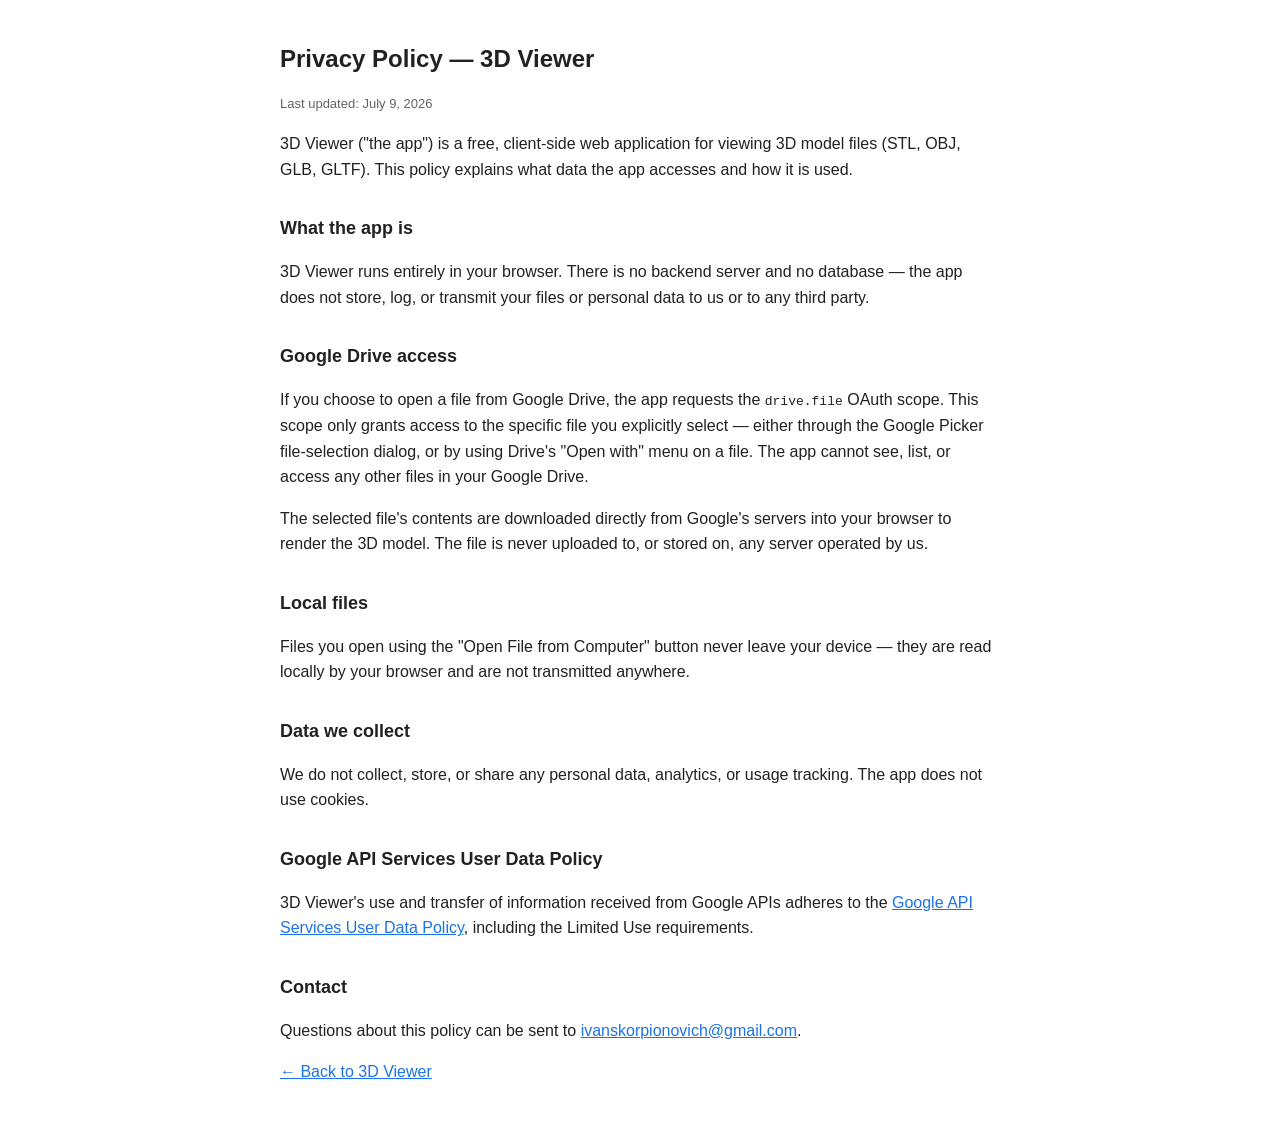
<file: privacy.html>
<!DOCTYPE html>
<html lang="en">
<head>
  <meta charset="UTF-8">
  <meta name="viewport" content="width=device-width, initial-scale=1.0">
  <title>Privacy Policy — 3D Viewer</title>
  <style>
    body {
      max-width: 720px;
      margin: 40px auto;
      padding: 0 20px;
      font-family: -apple-system, BlinkMacSystemFont, 'Segoe UI', Roboto, sans-serif;
      color: #202124;
      line-height: 1.6;
    }
    h1 { font-size: 24px; }
    h2 { font-size: 18px; margin-top: 32px; }
    a { color: #1a73e8; }
    .updated { color: #5f6368; font-size: 13px; }
  </style>
</head>
<body>
  <h1>Privacy Policy — 3D Viewer</h1>
  <p class="updated">Last updated: July 9, 2026</p>

  <p>
    3D Viewer ("the app") is a free, client-side web application for viewing
    3D model files (STL, OBJ, GLB, GLTF). This policy explains what data the
    app accesses and how it is used.
  </p>

  <h2>What the app is</h2>
  <p>
    3D Viewer runs entirely in your browser. There is no backend server and
    no database — the app does not store, log, or transmit your files or
    personal data to us or to any third party.
  </p>

  <h2>Google Drive access</h2>
  <p>
    If you choose to open a file from Google Drive, the app requests the
    <code>drive.file</code> OAuth scope. This scope only grants access to
    the specific file you explicitly select — either through the Google
    Picker file-selection dialog, or by using Drive's "Open with" menu on a
    file. The app cannot see, list, or access any other files in your
    Google Drive.
  </p>
  <p>
    The selected file's contents are downloaded directly from Google's
    servers into your browser to render the 3D model. The file is never
    uploaded to, or stored on, any server operated by us.
  </p>

  <h2>Local files</h2>
  <p>
    Files you open using the "Open File from Computer" button never leave
    your device — they are read locally by your browser and are not
    transmitted anywhere.
  </p>

  <h2>Data we collect</h2>
  <p>
    We do not collect, store, or share any personal data, analytics, or
    usage tracking. The app does not use cookies.
  </p>

  <h2>Google API Services User Data Policy</h2>
  <p>
    3D Viewer's use and transfer of information received from Google APIs
    adheres to the
    <a href="https://developers.google.com/terms/api-services-user-data-policy" target="_blank" rel="noopener">
      Google API Services User Data Policy</a>, including the Limited Use
    requirements.
  </p>

  <h2>Contact</h2>
  <p>
    Questions about this policy can be sent to
    <a href="mailto:ivanskorpionovich@gmail.com">ivanskorpionovich@gmail.com</a>.
  </p>

  <p><a href="./">&larr; Back to 3D Viewer</a></p>
</body>
</html>
</file>
